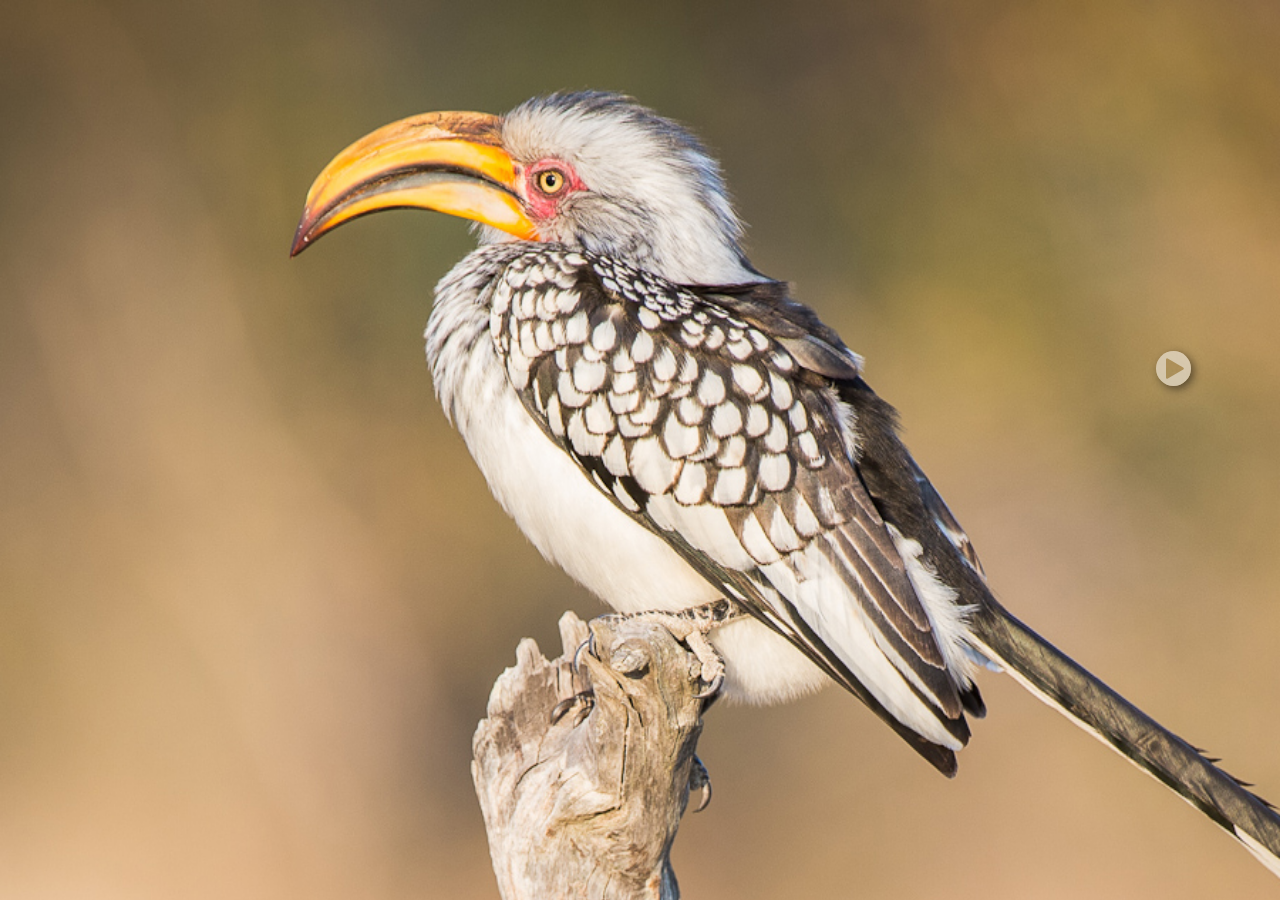
<file: edgeanimate_assets/index/Assets/index.html>
<!DOCTYPE html>
<html style="height:100%;">
<head>
	<meta http-equiv="Content-Type" content="text/html; charset=utf-8"/>
	<meta http-equiv="X-UA-Compatible" content="IE=Edge"/>
	<title>Untitled</title>
<!--Adobe Edge Runtime-->
    <meta http-equiv="X-UA-Compatible" content="IE=Edge">
    <script type="text/javascript" charset="utf-8" src="index_edgePreload.js"></script>
    <style>
        .edgeLoad-EDGE-1396734290 { visibility:hidden; }
    </style>
<!--Adobe Edge Runtime End-->

</head>
<body style="margin:0;padding:0;height:100%;">
	<div id="Stage" class="EDGE-1396734290">
	</div>
</body>
</html>
</file>
